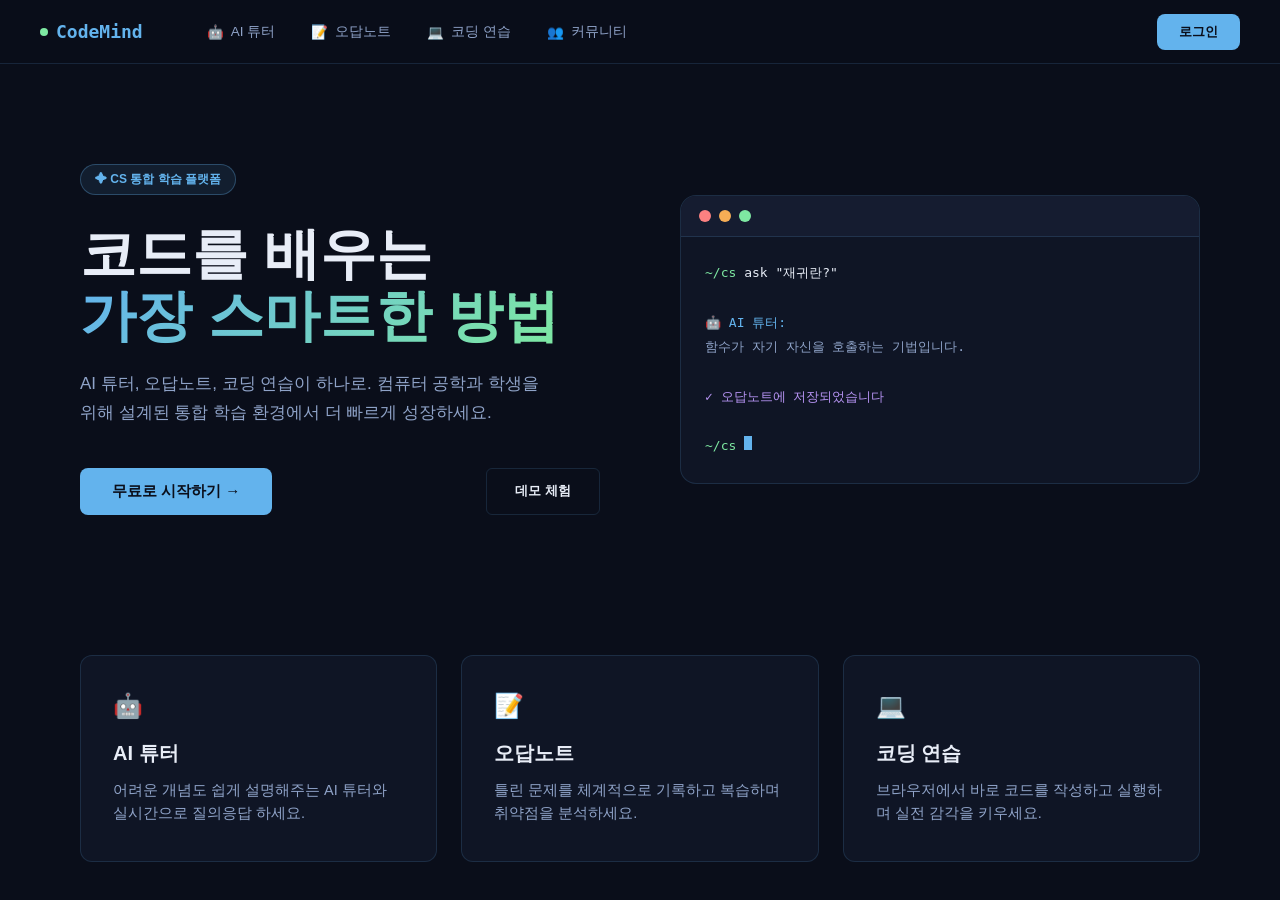
<file: index.html>
<!DOCTYPE html>
<html lang="ko">
<head>
  <meta charset="UTF-8">
  <title>CodeMind — CS 통합 학습 시스템</title>
  <!-- 분리된 공통 CSS 불러오기 -->
  <link rel="stylesheet" href="/css/style.css">
</head>
<body>

  <!-- ── NAVBAR ── -->
  <nav>
    <a href="index.html" class="nav-logo">
      <div class="nav-logo-dot"></div> CodeMind
    </a>
    <div class="nav-links">
      <a href="/html/ai.html" class="nav-link"><span class="nav-link-icon">🤖</span> AI 튜터</a>
      <a href="/html/note.html" class="nav-link"><span class="nav-link-icon">📝</span> 오답노트</a>
      <a href="/html/code.html" class="nav-link"><span class="nav-link-icon">💻</span> 코딩 연습</a>
      <a href="/html/board.html" class="nav-link"><span class="nav-link-icon">👥</span> 커뮤니티</a>
    </div>
    <div class="nav-right">
      <button class="btn-login" onclick="openLogin()">로그인</button>
    </div>
  </nav>

  <!-- ── HOME PAGE CONTENT ── -->
  <div style="padding-top: 20px;">
    
    <!-- 1. Hero Section -->
    <section class="hero" style="max-width: 1200px; margin: 0 auto; padding: 80px 40px; display: grid; grid-template-columns: 1fr 1fr; gap: 80px; align-items: center;">
      <div class="hero-text">
        <div class="hero-badge" style="display: inline-block; padding: 6px 14px; background: rgba(99,179,237,0.1); border: 1px solid rgba(99,179,237,0.3); border-radius: 100px; color: var(--accent); font-size: 12px; font-weight: 600; margin-bottom: 28px;">
          <span>✦</span> CS 통합 학습 플랫폼
        </div>
        <h1 class="hero-title" style="font-size: 56px; font-weight: 800; line-height: 1.1; margin-bottom: 24px;">
          코드를 배우는<br>
          <span style="background: linear-gradient(135deg, var(--accent), var(--accent2)); -webkit-background-clip: text; -webkit-text-fill-color: transparent;">가장 스마트한 방법</span>
        </h1>
        <p class="hero-desc" style="font-size: 17px; color: var(--text2); line-height: 1.7; margin-bottom: 40px; max-width: 480px;">
          AI 튜터, 오답노트, 코딩 연습이 하나로. 컴퓨터 공학과 학생을 위해 설계된 통합 학습 환경에서 더 빠르게 성장하세요.
        </p>
        <div class="hero-cta" style="display: flex; gap: 14px;">
          <button class="btn-login" style="padding: 14px 32px; font-size: 15px;" onclick="openLogin()">무료로 시작하기 →</button>
          <button class="btn-run" style="padding: 13px 28px; background: transparent; border: 1px solid var(--border); color: var(--text);" onclick="location.href='/html/code.html'">데모 체험</button>
        </div>
      </div>
      
      <!-- Terminal UI Mockup -->
      <div class="terminal" style="background: var(--bg2); border: 1px solid var(--border); border-radius: 16px; overflow: hidden;">
        <div style="background: var(--bg3); padding: 14px 18px; display: flex; gap: 8px; border-bottom: 1px solid var(--border);">
          <div style="width:12px; height:12px; border-radius:50%; background:#fc8181;"></div>
          <div style="width:12px; height:12px; border-radius:50%; background:#f6ad55;"></div>
          <div style="width:12px; height:12px; border-radius:50%; background:#7ee8a2;"></div>
        </div>
        <div style="padding: 24px; font-family: var(--font-mono); font-size: 13px; line-height: 1.9;">
          <span style="color: var(--accent2);">~/cs </span><span>ask "재귀란?"</span><br><br>
          <span style="color: var(--accent);">🤖 AI 튜터:</span><br>
          <span style="color: var(--text2);">함수가 자기 자신을 호출하는 기법입니다.</span><br><br>
          <span style="color: var(--accent5);">✓ 오답노트에 저장되었습니다</span><br><br>
          <span style="color: var(--accent2);">~/cs </span><span style="display:inline-block; width:8px; height:14px; background: var(--accent);"></span>
        </div>
      </div>
    </section>

    <!-- 2. Features Grid -->
    <div style="max-width: 1200px; margin: 60px auto 100px; padding: 0 40px; display: grid; grid-template-columns: repeat(3, 1fr); gap: 24px;">
      <div class="panel-box" style="padding: 36px 32px; cursor: pointer;">
        <div style="font-size: 24px; margin-bottom: 20px;">🤖</div>
        <h3 style="font-size: 20px; margin-bottom: 12px;">AI 튜터</h3>
        <p style="color: var(--text2); font-size: 14.5px; line-height: 1.6;">어려운 개념도 쉽게 설명해주는 AI 튜터와 실시간으로 질의응답 하세요.</p>
      </div>
      <div class="panel-box" style="padding: 36px 32px; cursor: pointer;">
        <div style="font-size: 24px; margin-bottom: 20px;">📝</div>
        <h3 style="font-size: 20px; margin-bottom: 12px;">오답노트</h3>
        <p style="color: var(--text2); font-size: 14.5px; line-height: 1.6;">틀린 문제를 체계적으로 기록하고 복습하며 취약점을 분석하세요.</p>
      </div>
      <div class="panel-box" style="padding: 36px 32px; cursor: pointer;">
        <div style="font-size: 24px; margin-bottom: 20px;">💻</div>
        <h3 style="font-size: 20px; margin-bottom: 12px;">코딩 연습</h3>
        <p style="color: var(--text2); font-size: 14.5px; line-height: 1.6;">브라우저에서 바로 코드를 작성하고 실행하며 실전 감각을 키우세요.</p>
      </div>
    </div>

  </div>

  <!-- ── 로그인 모달 (index.html에서 호출됨) ── -->
  <div class="modal-overlay" id="loginModal">
    <div class="login-modal">
      <h2 style="color: var(--accent); font-family: var(--font-mono); margin-bottom: 8px;">CodeMind</h2>
      <p style="color: var(--text2); font-size: 14px; margin-bottom: 32px;">학습을 계속하려면 로그인하세요</p>
      <div style="margin-bottom: 16px;">
        <label style="display: block; font-size: 13px; color: var(--text2); margin-bottom: 8px;">이메일</label>
        <input type="email" placeholder="you@university.ac.kr" style="width: 100%; padding: 12px; background: var(--surface); border: 1px solid var(--border); color: white; border-radius: 8px; outline: none;">
      </div>
      <div style="margin-bottom: 24px;">
        <label style="display: block; font-size: 13px; color: var(--text2); margin-bottom: 8px;">비밀번호</label>
        <input type="password" placeholder="••••••••" style="width: 100%; padding: 12px; background: var(--surface); border: 1px solid var(--border); color: white; border-radius: 8px; outline: none;">
      </div>
      <button class="btn-login" style="width: 100%; padding: 14px;" onclick="doLogin()">로그인</button>
    </div>
  </div>

  <!-- 공통 컴포넌트 -->
  <div id="toast" class="toast"><span id="toastIcon"></span><span id="toastMsg"></span></div>

  <!-- 분리된 공통 JS 불러오기 -->
  <script src="/js/common.js"></script>
</body>
</html>
</file>
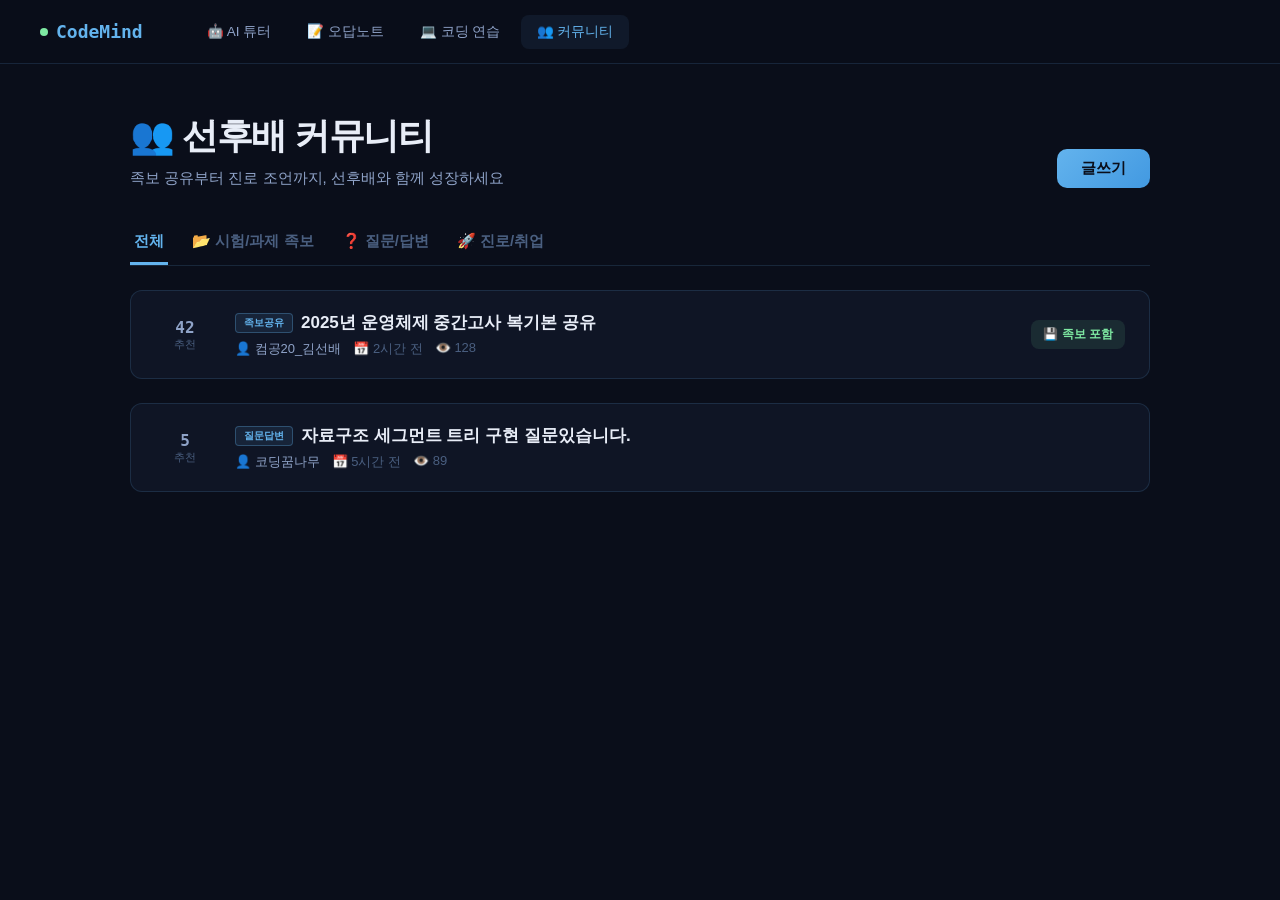
<file: html/board.html>
<!DOCTYPE html>
<html lang="ko">
<head>
  <meta charset="UTF-8">
  <title>CodeMind — 커뮤니티</title>
  <link rel="stylesheet" href="/css/style.css">
</head>
<body>
  <!-- ── NAVBAR ── -->
  <nav>
    <a href="index.html" class="nav-logo"><div class="nav-logo-dot"></div> CodeMind</a>
    <div class="nav-links">
      <a href="ai.html" class="nav-link">🤖 AI 튜터</a>
      <a href="note.html" class="nav-link">📝 오답노트</a>
      <a href="code.html" class="nav-link">💻 코딩 연습</a>
      <a href="board.html" class="nav-link active">👥 커뮤니티</a>
    </div>
  </nav>

  <div id="page-board">
    <div class="page-inner" style="max-width: 1100px; margin: 0 auto; padding: 48px 40px;">
      
      <!-- 🔴 1. 게시판 목록 뷰 -->
      <div id="board-list-view">
        <div class="board-header">
          <div>
            <h1 style="font-size:36px; font-weight:800; letter-spacing:-1.5px;">👥 선후배 커뮤니티</h1>
            <p style="color:var(--text2); margin-top:8px; font-size:15px;">족보 공유부터 진로 조언까지, 선후배와 함께 성장하세요</p>
          </div>
          <button class="btn-primary" onclick="openBoardModal()">글쓰기</button>
        </div>

        <div class="board-tabs">
          <div class="btab active" onclick="filterBoard('all', this)">전체</div>
          <div class="btab" onclick="filterBoard('exam', this)">📂 시험/과제 족보</div>
          <div class="btab" onclick="filterBoard('qna', this)">❓ 질문/답변</div>
          <div class="btab" onclick="filterBoard('career', this)">🚀 진로/취업</div>
        </div>

        <!-- 리스트가 렌더링 될 공간 -->
        <div class="post-list" id="postList"></div>
      </div>

      <!-- 🔴 2. 게시글 상세 뷰 (초기엔 숨김 처리) -->
      <div id="board-detail-view" style="display: none; background: var(--bg2); padding: 40px; border-radius: 16px; border: 1px solid var(--border);">
        
        <!-- 뒤로가기 버튼 -->
        <button class="btn-primary" style="margin-bottom: 24px; background: var(--surface); color: var(--text); border: 1px solid var(--border);" onclick="hideDetail()">← 목록으로 돌아가기</button>
        
        <!-- 상세 내용이 렌더링 될 공간 -->
        <div id="detail-content"></div>

        <!-- 하단 댓글 영역 -->
        <div style="margin-top: 40px; border-top: 1px solid var(--border); padding-top: 32px;">
          <h3 style="margin-bottom: 20px; font-size: 18px;">💬 댓글 <span id="comment-count" style="color: var(--accent);">0</span></h3>
          
          <!-- 댓글 리스트가 렌더링 될 공간 -->
          <div id="comment-list" style="display: flex; flex-direction: column;"></div>
          
          <!-- 댓글 입력 창 -->
          <div style="margin-top: 20px; display: flex; gap: 12px;">
            <input type="text" placeholder="댓글을 남겨보세요..." style="flex: 1; padding: 12px 16px; border-radius: 8px; background: var(--surface); border: 1px solid var(--border); color: white; outline: none;">
            <button class="btn-primary" onclick="showToast('댓글 등록은 서버 연결 후 지원됩니다.', '💡')">등록</button>
          </div>
        </div>

      </div>

    </div>
  </div>

  <!-- 공통 컴포넌트 -->
  <div id="toast" class="toast"><span id="toastIcon"></span><span id="toastMsg"></span></div>

  <!-- 스크립트 연결 -->
  <script src="/js/common.js"></script>
  <script src="/js/board.js"></script>
</body>
</html>
</file>
<file: css/style.css>
@charset "UTF-8";

/* 공통 변수 및 초기화 */
:root {
  --bg: #0a0e1a; --bg2: #0f1525; --bg3: #151c30;
  --surface: #1a2240; --surface2: #1f2a4a;
  --border: rgba(99,179,237,0.15);
  --accent: #63b3ed; --accent2: #7ee8a2; --accent3: #f6ad55; --accent4: #fc8181; --accent5: #b794f4;
  --text: #e8edf7; --text2: #8fa3c8; --text3: #4a5f80;
  --font-mono: 'Space Mono', monospace; --font-body: 'Pretendard', sans-serif;
}
* { margin:0; padding:0; box-sizing:border-box; }
body { font-family: var(--font-body); background: var(--bg); color: var(--text); min-height: 100vh; padding-top: 64px; }

/* 네비게이션 바 */
nav { position: fixed; top:0; left:0; right:0; z-index:100; height: 64px; background: rgba(10,14,26,0.85); border-bottom: 1px solid var(--border); display: flex; align-items:center; padding: 0 40px; }
.nav-logo { font-family: var(--font-mono); font-size: 18px; font-weight: 700; color: var(--accent); text-decoration: none; margin-right: 48px; display: flex; align-items:center; gap: 8px; }
.nav-logo-dot { width:8px; height:8px; border-radius:50%; background: var(--accent2); }
.nav-links { display: flex; gap:4px; flex:1; }
.nav-link { padding: 8px 16px; font-size: 13.5px; font-weight: 500; color: var(--text2); text-decoration: none; border-radius: 8px; display: flex; align-items:center; gap: 7px; }
.nav-link.active { color: var(--accent); background: rgba(99,179,237,0.08); border-color: rgba(99,179,237,0.25); }
.nav-right { margin-left: auto; }
.btn-login { padding: 9px 22px; font-weight: 600; color: var(--bg); background: var(--accent); border: none; border-radius: 8px; cursor: pointer; }

/* 모달 및 토스트 */
.modal-overlay { display:none; position:fixed; inset:0; background:rgba(0,0,0,0.7); z-index:1000; align-items:center; justify-content:center; }
.modal-overlay.open { display:flex; }
.login-modal { background:var(--bg2); border:1px solid var(--border); border-radius:24px; padding:48px 44px; width:100%; max-width:420px; }
.toast { position:fixed; bottom:28px; right:28px; z-index:2000; background:var(--surface); border:1px solid var(--border); border-radius:12px; padding:14px 20px; display:flex; align-items:center; gap:10px; opacity:0; transition: opacity 0.3s; }
.toast.show { opacity:1; }

/* 코딩 연습 페이지 (code.html) */
.code-layout { display: grid; grid-template-columns: 1fr 2fr 1fr; gap: 20px; height: calc(100vh - 120px); }
.panel-box { background: var(--bg2); border: 1px solid var(--border); border-radius: 12px; display: flex; flex-direction: column; overflow: hidden;}
.panel-header { background: var(--bg3); border-bottom: 1px solid var(--border); padding: 10px 16px; display: flex; align-items: center; gap: 10px; font-size: 13px; font-weight: 700; color: var(--text2); }
.btn-run { padding: 6px 14px; background: var(--accent2); border: none; color: var(--bg); font-weight: 700; border-radius: 6px; cursor: pointer; margin-left: auto;}
.code-editor { flex: 1; background: var(--bg); color: var(--accent); font-family: var(--font-mono); padding: 20px; border: none; resize: none; outline: none; }
.editor-output { height: 180px; background: #080b14; border-top: 1px solid var(--border); padding: 16px; font-family: var(--font-mono); font-size: 12.5px; overflow-y: auto; }
.output-line.err { color: var(--accent4); }

/* 게시판 페이지 (board.html) */
.board-header { display: flex; justify-content: space-between; align-items: flex-end; margin-bottom: 32px; }
.board-tabs { display: flex; gap: 20px; border-bottom: 1px solid var(--border); margin-bottom: 24px; }
.btab { padding: 12px 4px; font-size: 15px; font-weight: 600; color: var(--text3); cursor: pointer; }
.btab.active { color: var(--accent); border-bottom: 2px solid var(--accent); }
.post-item { background: var(--bg2); border: 1px solid var(--border); border-radius: 12px; padding: 20px 24px; display: flex; gap: 20px; cursor: pointer; margin-bottom: 12px; }
.post-item:hover { border-color: var(--accent); }

/* 언어 선택 드롭다운 스타일 */
#langSelect {
  background: var(--surface);
  border: 1px solid var(--border);
  color: var(--text);
  font-size: 12.5px;
  font-family: var(--font-mono);
  padding: 6px 12px;
  border-radius: 7px;
  cursor: pointer;
  outline: none;
  transition: all 0.2s;
}

/* 마우스를 올리거나 클릭했을 때 테두리 색상 강조 */
#langSelect:focus, 
#langSelect:hover {
  border-color: var(--accent);
}

/* 드롭다운 클릭 시 나오는 옵션 목록 스타일 */
#langSelect option {
  background: var(--bg2);
  color: var(--text);
}

/* AI 채팅창 및 오답노트 보정 */
.c-msg { display: flex; gap: 12px; margin-bottom: 4px; }
.c-avatar { flex-shrink: 0; }
.c-bubble { font-size: 14px; line-height: 1.6; }

/* 오답노트 카드 호버 애니메이션 */
#noteList .panel-box:hover {
  transform: translateY(-5px);
  border-color: var(--accent);
  box-shadow: 0 10px 30px rgba(0,0,0,0.3);
}

/* ── 게시판 페이지 (board.html) ── */
.board-header { display: flex; justify-content: space-between; align-items: flex-end; margin-bottom: 32px; }
.board-tabs { display: flex; gap: 20px; border-bottom: 1px solid var(--border); margin-bottom: 24px; }
.btab { padding: 12px 4px; font-size: 15px; font-weight: 600; color: var(--text3); cursor: pointer; transition: all 0.2s; position: relative; }
.btab.active { color: var(--accent); }
.btab.active::after { content: ''; position: absolute; bottom: -1px; left: 0; right: 0; height: 2px; background: var(--accent); }

.post-list { display: flex; flex-direction: column; gap: 12px; }
.post-item { background: var(--bg2); border: 1px solid var(--border); border-radius: 12px; padding: 20px 24px; display: flex; align-items: center; gap: 20px; cursor: pointer; transition: all 0.2s; }
.post-item:hover { border-color: var(--accent); transform: translateX(4px); background: var(--surface); }

/* 게시판 아이템 디테일 */
.post-stats { display: flex; flex-direction: column; align-items: center; justify-content: center; min-width: 60px; gap: 4px; }
.stat-box { text-align: center; }
.stat-val { font-family: var(--font-mono); font-size: 16px; font-weight: 700; color: var(--text2); }
.stat-label { font-size: 11px; color: var(--text3); text-transform: uppercase; }

.post-main { flex: 1; }
.post-title { font-size: 17px; font-weight: 700; margin-bottom: 6px; display: flex; align-items: center; gap: 8px; }
.post-badge { font-size: 10px; padding: 2px 8px; border-radius: 4px; font-family: var(--font-mono); background: rgba(99,179,237,0.1); color: var(--accent); border: 1px solid rgba(99,179,237,0.3); }

.post-info { font-size: 13px; color: var(--text3); display: flex; gap: 12px; }
.post-author { color: var(--text2); font-weight: 500; }

.file-badge { display: flex; align-items: center; gap: 6px; background: rgba(126,232,162,0.1); color: var(--accent2); padding: 6px 12px; border-radius: 8px; font-size: 12px; font-weight: 600; }

/* ── 글 쓰기 모달 전용 스타일 (추가) ── */

/* 글 쓰기 모달 컨테이너 (로그인 모달과 동일한 스타일) */
.write-modal {
  background: var(--bg2);
  border: 1px solid var(--border);
  border-radius: 24px;
  padding: 40px;
  width: 100%;
  max-width: 600px; /* 로그인 모달보다 조금 더 넓게 */
  box-shadow: 0 40px 100px rgba(0,0,0,0.7);
  animation: slideUp 0.3s ease;
}

/* 제목 입력 필드 스타일 */
.write-modal input[type="text"] {
  width: 100%;
  padding: 12px 16px;
  background: var(--surface);
  border: 1px solid var(--border);
  color: var(--text);
  border-radius: 8px;
  margin-bottom: 20px;
  outline: none;
  font-family: var(--font-body);
  font-size: 15px;
  transition: border-color 0.2s;
}

/* 내용 입력 필드 (Textarea) 스타일 */
.write-modal textarea {
  width: 100%;
  padding: 16px;
  background: var(--surface);
  border: 1px solid var(--border);
  color: var(--text);
  border-radius: 8px;
  margin-bottom: 24px;
  outline: none;
  font-family: var(--font-body);
  font-size: 14px;
  line-height: 1.6;
  resize: vertical; /* 세로로만 크기 조절 가능 */
  min-height: 250px; /* 최소 높이 설정 */
  transition: border-color 0.2s;
}

/* 입력 필드에 포커스 되었을 때 테두리 색상 강조 */
.write-modal input[type="text"]:focus,
.write-modal textarea:focus {
  border-color: var(--accent);
}

/* '등록' 버튼 스타일 (btn-primary 스타일 재사용) */
.btn-submit {
  width: 100%;
  padding: 14px;
  font-family: var(--font-body);
  font-size: 15px;
  font-weight: 600;
  color: var(--bg);
  background: var(--accent);
  border: none;
  border-radius: 8px;
  cursor: pointer;
  transition: all 0.2s;
}

.btn-submit:hover {
  background: #90cdf4; /* var(--accent) 보다 조금 더 밝은 색 */
  transform: translateY(-1px);
}
/* ── 메인 강조 버튼 스타일 (글쓰기, 시작하기 등) ── */
.btn-primary {
  padding: 10px 24px;
  background: linear-gradient(135deg, var(--accent), #4299e1);
  color: var(--bg);
  font-weight: 700;
  font-size: 15px;
  border: none;
  border-radius: 10px;
  cursor: pointer;
  transition: all 0.25s;
  font-family: var(--font-body);
}

.btn-primary:hover {
  transform: translateY(-2px);
  box-shadow: 0 8px 30px var(--glow);
}
</file>
